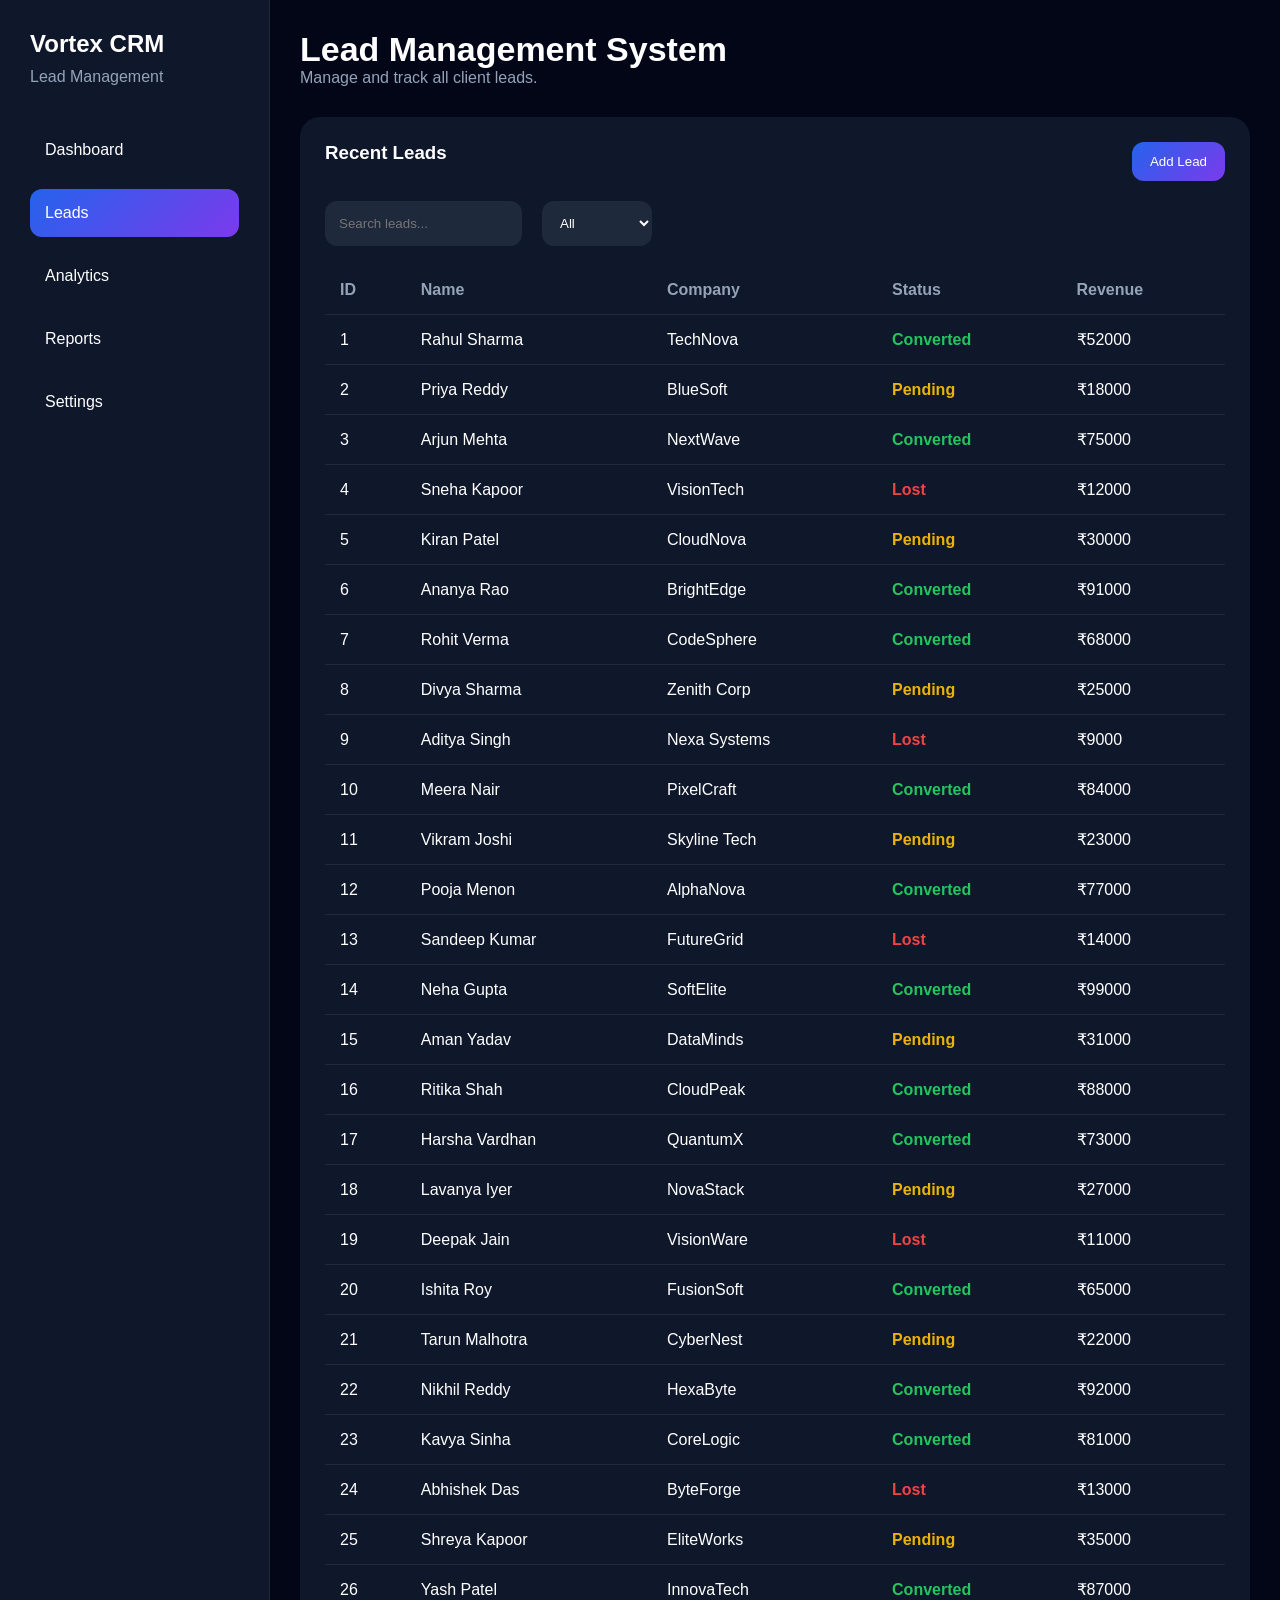
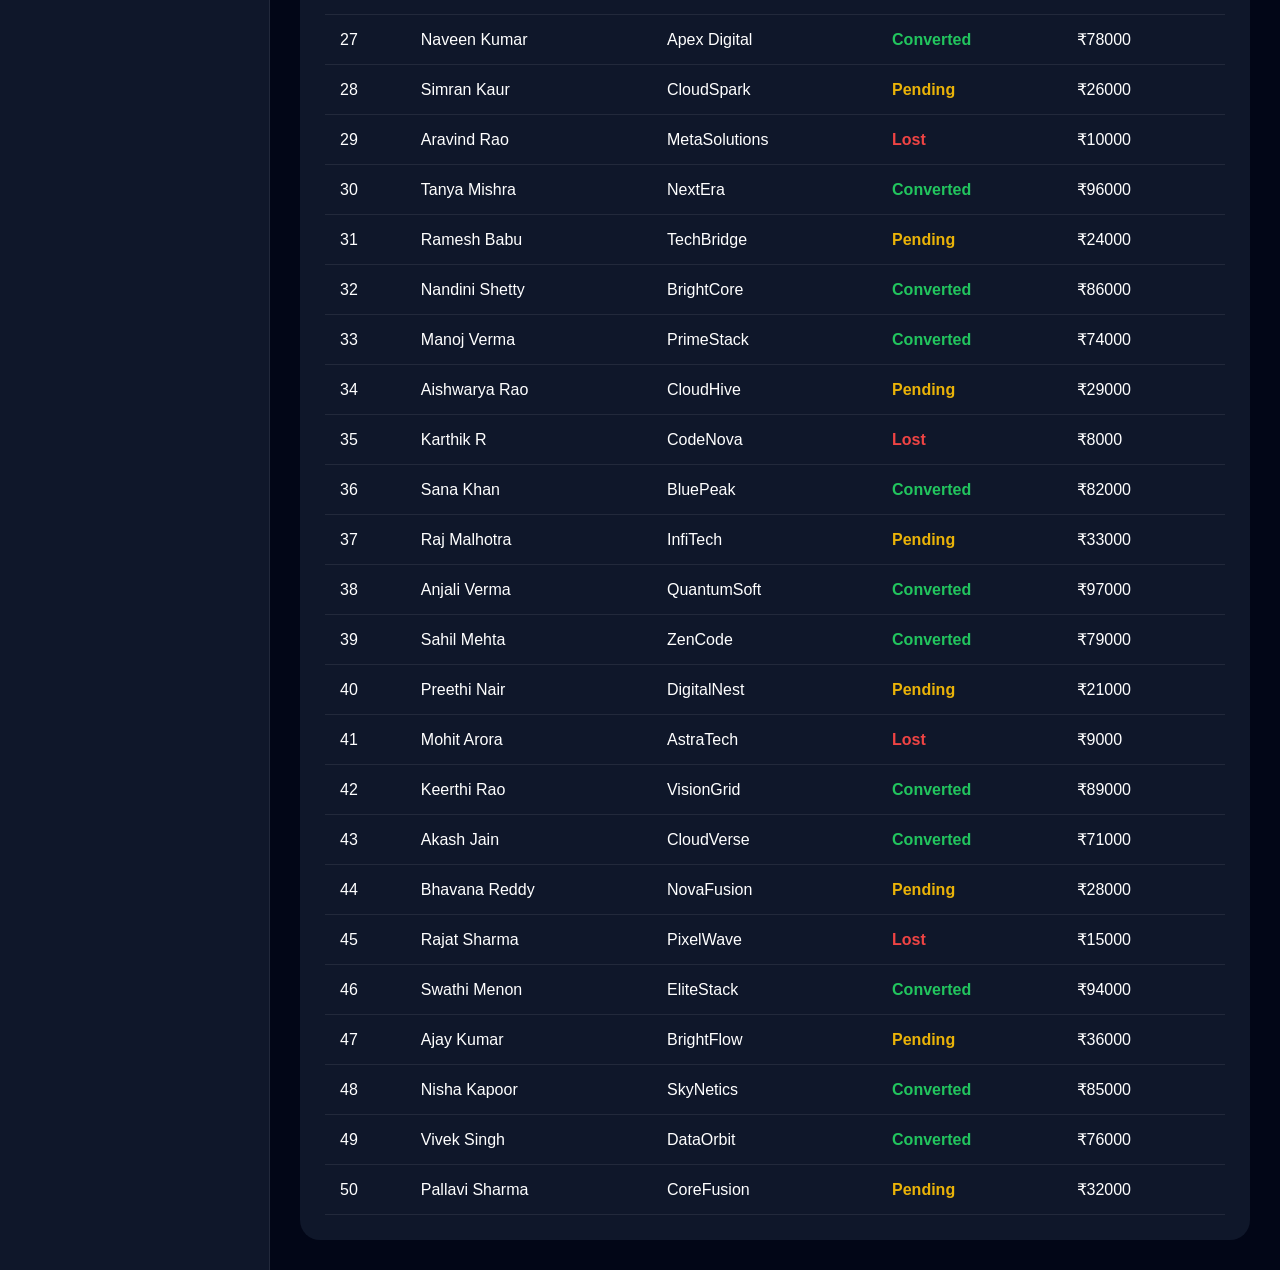
<file: leads.html>
<!DOCTYPE html>
<html lang="en">

<head>

    <meta charset="UTF-8">

    <meta name="viewport"
          content="width=device-width, initial-scale=1.0">

    <title>Lead Management</title>

    <link rel="stylesheet"
          href="style.css">

</head>

<body>

<div class="dashboard">

    <aside class="sidebar">

        <div>

            <div class="logo">

                <h2>Vortex CRM</h2>

                <p>Lead Management</p>

            </div>

            <div class="menu">

                <a href="index.html">
                    Dashboard
                </a>

                <a href="leads.html"
                   class="active">
                   Leads
                </a>

                <a href="analytics.html">
                    Analytics
                </a>

                <a href="reports.html">
                    Reports
                </a>

                <a href="settings.html">
                    Settings
                </a>

            </div>

        </div>

    </aside>

    <main class="main-content">

        <header class="topbar">

            <div>

                <h1>
                    Lead Management System
                </h1>

                <p>
                    Manage and track all client leads.
                </p>

            </div>

        </header>

        <div class="table-card">

            <div class="table-header">

                <h3>Recent Leads</h3>

                <button>
                    Add Lead
                </button>

            </div>

            <div class="table-controls">

                <input type="text"
                       placeholder="Search leads...">

                <select>

                    <option>All</option>

                    <option>Converted</option>

                    <option>Pending</option>

                    <option>Lost</option>

                </select>

            </div>

            <table>

                <thead>

                    <tr>

                        <th>ID</th>
                        <th>Name</th>
                        <th>Company</th>
                        <th>Status</th>
                        <th>Revenue</th>

                    </tr>

                </thead>

                <tbody id="leadTableBody">

                </tbody>

            </table>

        </div>

    </main>

</div>

<script src="data.js"></script>
<script src="script.js"></script>

</body>
</html>
</file>
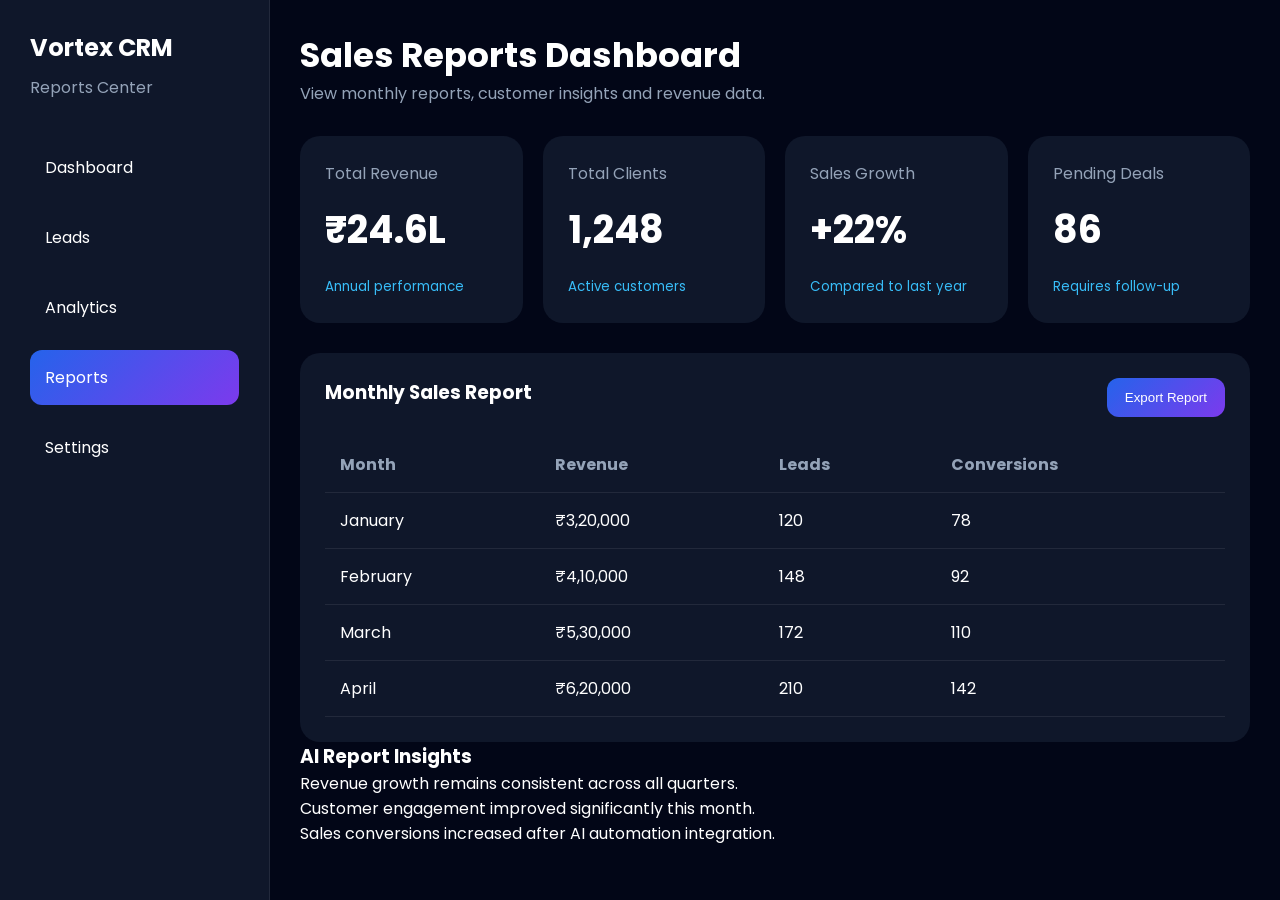
<file: reports.html>
<!DOCTYPE html>
<html lang="en">

<head>

    <meta charset="UTF-8">

    <meta name="viewport"
          content="width=device-width, initial-scale=1.0">

    <title>Reports Dashboard</title>

    <link rel="stylesheet"
          href="style.css">

    <link href="https://fonts.googleapis.com/css2?family=Poppins:wght@300;400;500;600;700&display=swap"
          rel="stylesheet">

</head>

<body>

<div class="dashboard">

    <aside class="sidebar">

        <div>

            <div class="logo">

                <h2>Vortex CRM</h2>

                <p>Reports Center</p>

            </div>

            <div class="menu">

                <a href="index.html">
                    Dashboard
                </a>

                <a href="leads.html">
                    Leads
                </a>

                <a href="analytics.html">
                    Analytics
                </a>

                <a href="reports.html"
                   class="active">
                    Reports
                </a>

                <a href="settings.html">
                    Settings
                </a>

            </div>

        </div>

    </aside>

    <main class="main-content">

        <header class="topbar">

            <div>

                <h1>
                    Sales Reports Dashboard
                </h1>

                <p>
                    View monthly reports,
                    customer insights and revenue data.
                </p>

            </div>

        </header>

        <section class="stats-grid">

            <div class="stat-card">

                <span>Total Revenue</span>

                <h2>₹24.6L</h2>

                <small>Annual performance</small>

            </div>

            <div class="stat-card">

                <span>Total Clients</span>

                <h2>1,248</h2>

                <small>Active customers</small>

            </div>

            <div class="stat-card">

                <span>Sales Growth</span>

                <h2>+22%</h2>

                <small>Compared to last year</small>

            </div>

            <div class="stat-card">

                <span>Pending Deals</span>

                <h2>86</h2>

                <small>Requires follow-up</small>

            </div>

        </section>

        <section class="bottom-section">

            <div class="table-card">

                <div class="table-header">

                    <h3>
                        Monthly Sales Report
                    </h3>

                    <button>
                        Export Report
                    </button>

                </div>

                <table>

                    <thead>

                        <tr>

                            <th>Month</th>
                            <th>Revenue</th>
                            <th>Leads</th>
                            <th>Conversions</th>

                        </tr>

                    </thead>

                    <tbody>

                        <tr>

                            <td>January</td>
                            <td>₹3,20,000</td>
                            <td>120</td>
                            <td>78</td>

                        </tr>

                        <tr>

                            <td>February</td>
                            <td>₹4,10,000</td>
                            <td>148</td>
                            <td>92</td>

                        </tr>

                        <tr>

                            <td>March</td>
                            <td>₹5,30,000</td>
                            <td>172</td>
                            <td>110</td>

                        </tr>

                        <tr>

                            <td>April</td>
                            <td>₹6,20,000</td>
                            <td>210</td>
                            <td>142</td>

                        </tr>

                    </tbody>

                </table>

            </div>

            <div class="activity-card">

                <h3>
                    AI Report Insights
                </h3>

                <div class="insight-box">

                    <p>
                        Revenue growth remains
                        consistent across all quarters.
                    </p>

                </div>

                <div class="insight-box">

                    <p>
                        Customer engagement improved
                        significantly this month.
                    </p>

                </div>

                <div class="insight-box">

                    <p>
                        Sales conversions increased
                        after AI automation integration.
                    </p>

                </div>

            </div>

        </section>

    </main>

</div>

</body>

</html>
</file>
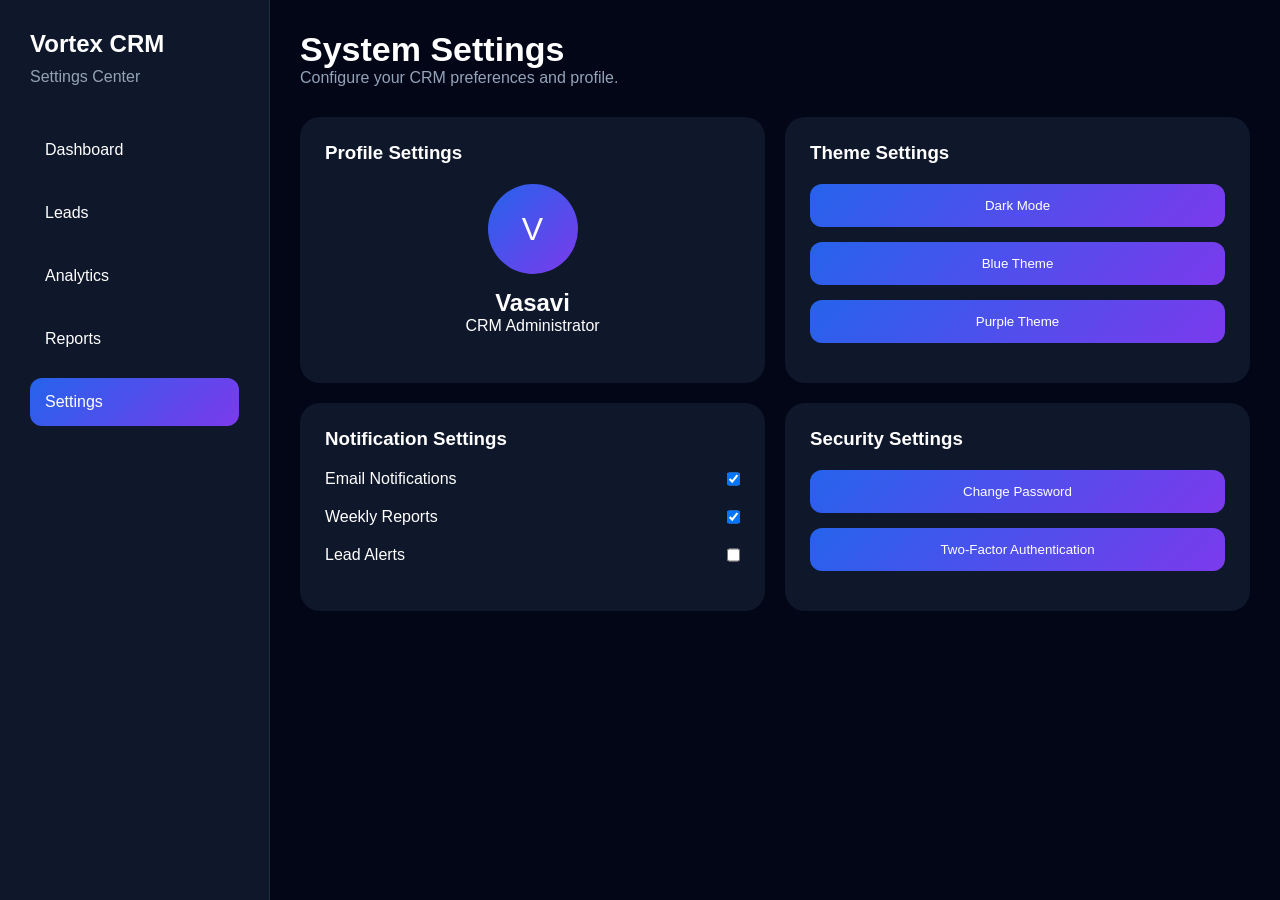
<file: settings.html>
<!DOCTYPE html>
<html lang="en">

<head>

    <meta charset="UTF-8">

    <meta name="viewport"
          content="width=device-width, initial-scale=1.0">

    <title>Settings</title>

    <link rel="stylesheet"
          href="style.css">

</head>

<body>

<div class="dashboard">

    <aside class="sidebar">

        <div>

            <div class="logo">

                <h2>Vortex CRM</h2>

                <p>Settings Center</p>

            </div>

            <div class="menu">

                <a href="index.html">
                    Dashboard
                </a>

                <a href="leads.html">
                    Leads
                </a>

                <a href="analytics.html">
                    Analytics
                </a>

                <a href="reports.html">
                    Reports
                </a>

                <a href="settings.html"
                   class="active">
                    Settings
                </a>

            </div>

        </div>

    </aside>

    <main class="main-content">

        <header class="topbar">

            <div>

                <h1>
                    System Settings
                </h1>

                <p>
                    Configure your CRM preferences and profile.
                </p>

            </div>

        </header>

        <section class="settings-grid">

            <div class="settings-card">

                <h3>
                    Profile Settings
                </h3>

                <div class="profile-settings">

                    <div class="big-profile">
                        V
                    </div>

                    <h2>Vasavi</h2>

                    <p>
                        CRM Administrator
                    </p>

                </div>

            </div>

            <div class="settings-card">

                <h3>
                    Theme Settings
                </h3>

                <button class="theme-btn">
                    Dark Mode
                </button>

                <button class="theme-btn">
                    Blue Theme
                </button>

                <button class="theme-btn">
                    Purple Theme
                </button>

            </div>

            <div class="settings-card">

                <h3>
                    Notification Settings
                </h3>

                <div class="setting-item">

                    <span>Email Notifications</span>

                    <input type="checkbox" checked>

                </div>

                <div class="setting-item">

                    <span>Weekly Reports</span>

                    <input type="checkbox" checked>

                </div>

                <div class="setting-item">

                    <span>Lead Alerts</span>

                    <input type="checkbox">

                </div>

            </div>

            <div class="settings-card">

                <h3>
                    Security Settings
                </h3>

                <button class="save-btn">
                    Change Password
                </button>

                <button class="save-btn">
                    Two-Factor Authentication
                </button>

            </div>

        </section>

    </main>

</div>

</body>
</html>
</file>
<file: style.css>
*{
    margin:0;
    padding:0;
    box-sizing:border-box;
}

body{
    font-family:'Poppins',sans-serif;
    background:#020617;
    color:white;
}

.dashboard{
    display:flex;
    min-height:100vh;
}

.sidebar{
    width:270px;
    background:#0f172a;
    padding:30px;
    border-right:1px solid rgba(255,255,255,0.08);
}

.logo h2{
    margin-bottom:10px;
}

.logo p{
    color:#94a3b8;
}

.menu{
    margin-top:40px;
    display:flex;
    flex-direction:column;
    gap:15px;
}

.menu a{
    text-decoration:none;
    color:white;
    padding:15px;
    border-radius:12px;
    transition:0.3s;
}

.menu a:hover{
    background:#1e293b;
}

.menu .active{
    background:linear-gradient(135deg,#2563eb,#7c3aed);
}

.main-content{
    flex:1;
    padding:30px;
}

.topbar{
    display:flex;
    justify-content:space-between;
    align-items:center;
    margin-bottom:30px;
}

.topbar h1{
    font-size:34px;
}

.topbar p{
    color:#94a3b8;
}

.top-right{
    display:flex;
    align-items:center;
    gap:20px;
}

.top-right input{
    width:250px;
    padding:14px;
    border:none;
    border-radius:12px;
    background:#1e293b;
    color:white;
}

.profile{
    width:50px;
    height:50px;
    border-radius:50%;
    background:linear-gradient(135deg,#2563eb,#7c3aed);
    display:flex;
    justify-content:center;
    align-items:center;
    font-weight:700;
}

.hero{
    background:#0f172a;
    padding:40px;
    border-radius:24px;
    margin-bottom:30px;
}

.hero h2{
    font-size:42px;
    margin-bottom:20px;
}

.hero p{
    color:#94a3b8;
    margin-bottom:20px;
}

.hero-buttons{
    display:flex;
    gap:15px;
}

.primary-btn,
.secondary-btn{
    padding:14px 20px;
    border:none;
    border-radius:12px;
    color:white;
    cursor:pointer;
}

.primary-btn{
    background:linear-gradient(135deg,#2563eb,#7c3aed);
}

.secondary-btn{
    background:#1e293b;
}

.stats-grid{
    display:grid;
    grid-template-columns:repeat(4,1fr);
    gap:20px;
    margin-bottom:30px;
}

.stat-card{
    background:#0f172a;
    padding:25px;
    border-radius:20px;
}

.stat-card span{
    color:#94a3b8;
}

.stat-card h2{
    margin:15px 0;
    font-size:38px;
}

.stat-card small{
    color:#38bdf8;
}

.charts-section{
    display:grid;
    grid-template-columns:2fr 1fr;
    gap:20px;
}

.chart-card{
    background:#0f172a;
    padding:25px;
    border-radius:20px;
}

.table-card{
    background:#0f172a;
    padding:25px;
    border-radius:20px;
}

.table-header{
    display:flex;
    justify-content:space-between;
    margin-bottom:20px;
}

.table-header button{
    padding:12px 18px;
    border:none;
    border-radius:12px;
    background:linear-gradient(135deg,#2563eb,#7c3aed);
    color:white;
}

.table-controls{
    display:flex;
    gap:20px;
    margin-bottom:20px;
}

.table-controls input,
.table-controls select{
    padding:14px;
    border:none;
    border-radius:12px;
    background:#1e293b;
    color:white;
}

table{
    width:100%;
    border-collapse:collapse;
}

th,td{
    padding:15px;
    text-align:left;
}

th{
    color:#94a3b8;
}

tr{
    border-bottom:1px solid rgba(255,255,255,0.08);
}

.Converted{
    color:#22c55e;
    font-weight:600;
}

.Pending{
    color:#eab308;
    font-weight:600;
}

.Lost{
    color:#ef4444;
    font-weight:600;
}
.settings-grid{
    display:grid;
    grid-template-columns:repeat(2,1fr);
    gap:20px;
}

.settings-card{
    background:#0f172a;
    padding:25px;
    border-radius:20px;
}

.settings-card h3{
    margin-bottom:20px;
}

.profile-settings{
    text-align:center;
}

.big-profile{
    width:90px;
    height:90px;
    border-radius:50%;
    background:linear-gradient(135deg,#2563eb,#7c3aed);
    display:flex;
    justify-content:center;
    align-items:center;
    font-size:32px;
    margin:auto;
    margin-bottom:15px;
}

.theme-btn,
.save-btn{

    width:100%;
    padding:14px;
    border:none;
    border-radius:12px;
    background:linear-gradient(135deg,#2563eb,#7c3aed);
    color:white;
    margin-bottom:15px;
    cursor:pointer;
}

.setting-item{
    display:flex;
    justify-content:space-between;
    margin-bottom:20px;
}
</file>
